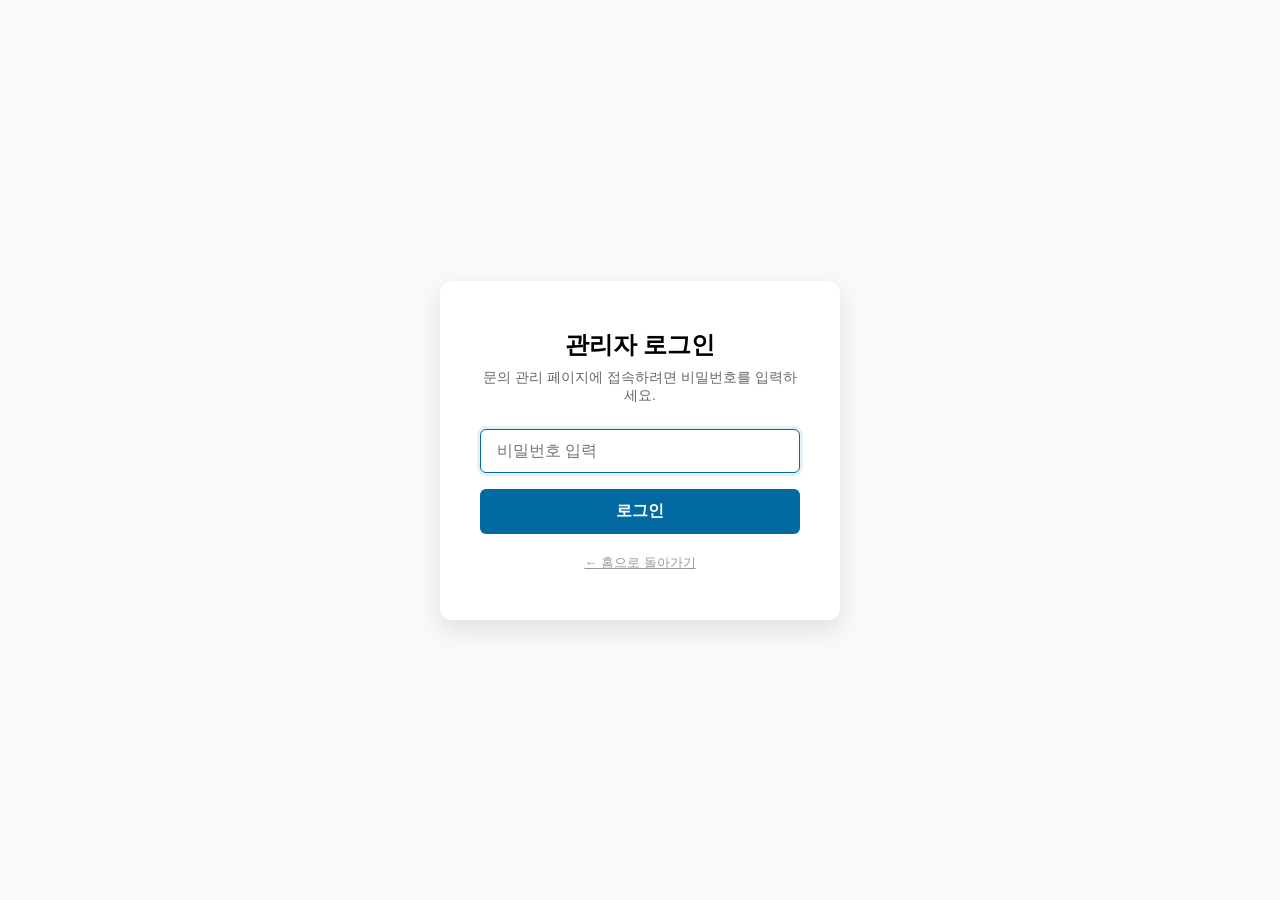
<file: admin.html>
<!DOCTYPE html>
<html lang="ko">
<head>
    <meta charset="UTF-8">
    <meta name="viewport" content="width=device-width, initial-scale=1.0">
    <title>관리자 로그인</title>
    <style>
        * { margin: 0; padding: 0; box-sizing: border-box; }
        body {
            font-family: 'Pretendard', 'Noto Sans KR', sans-serif;
            background-color: #f8f9fa;
            display: flex;
            align-items: center;
            justify-content: center;
            min-height: 100vh;
        }
        .login-box {
            background: #fff;
            padding: 48px 40px;
            border-radius: 12px;
            box-shadow: 0 10px 25px rgba(0,0,0,0.1);
            text-align: center;
            max-width: 400px;
            width: 90%;
        }
        .login-box h2 { margin-bottom: 8px; font-size: 24px; }
        .login-box p { color: #666; margin-bottom: 24px; font-size: 14px; }
        .login-box input {
            width: 100%; padding: 12px 16px;
            border: 1px solid #e5e7eb; border-radius: 6px;
            font-size: 16px; margin-bottom: 16px; outline: none;
            font-family: inherit;
        }
        .login-box input:focus {
            border-color: #0369a1;
            box-shadow: 0 0 0 3px rgba(3,105,161,0.1);
        }
        .login-box button {
            width: 100%; padding: 12px;
            background: #0369a1; color: #fff; border: none;
            border-radius: 6px; font-size: 16px; font-weight: 700;
            cursor: pointer; font-family: inherit;
        }
        .login-box button:hover { background: #0358a1; }
        .login-error {
            color: #e53e3e; font-size: 14px;
            margin-top: 12px; display: none;
        }
        .back-link {
            display: inline-block; margin-top: 20px;
            color: #999; font-size: 13px;
        }
        .back-link:hover { color: #0369a1; text-decoration: underline; }
    </style>
</head>
<body>
    <div class="login-box">
        <h2>관리자 로그인</h2>
        <p>문의 관리 페이지에 접속하려면 비밀번호를 입력하세요.</p>
        <input type="password" id="adminPassword" placeholder="비밀번호 입력" autofocus>
        <button onclick="adminLogin()">로그인</button>
        <p class="login-error" id="loginError">비밀번호가 올바르지 않습니다.</p>
        <a href="index.html" class="back-link">← 홈으로 돌아가기</a>
    </div>

    <script>
        // ★ 관리자 비밀번호 (변경하세요)
        var ADMIN_PASSWORD = 'admin1234';

        // ★ Google Sheets URL (스프레드시트 URL로 교체하세요)
        var GOOGLE_SHEET_URL = 'https://docs.google.com/spreadsheets/d/1FKpEWjJA3rOTQSBhYyokpekuN5dUUSU5InA4_8eIWsI/edit?gid=0#gid=0';

        function adminLogin() {
            var pw = document.getElementById('adminPassword').value;
            if (pw === ADMIN_PASSWORD) {
                window.open(GOOGLE_SHEET_URL, '_blank');
                document.getElementById('loginError').style.display = 'none';
            } else {
                document.getElementById('loginError').style.display = 'block';
                document.getElementById('adminPassword').value = '';
                document.getElementById('adminPassword').focus();
            }
        }

        document.getElementById('adminPassword').addEventListener('keydown', function(e) {
            if (e.key === 'Enter') adminLogin();
        });
    </script>
</body>
</html>
</file>
